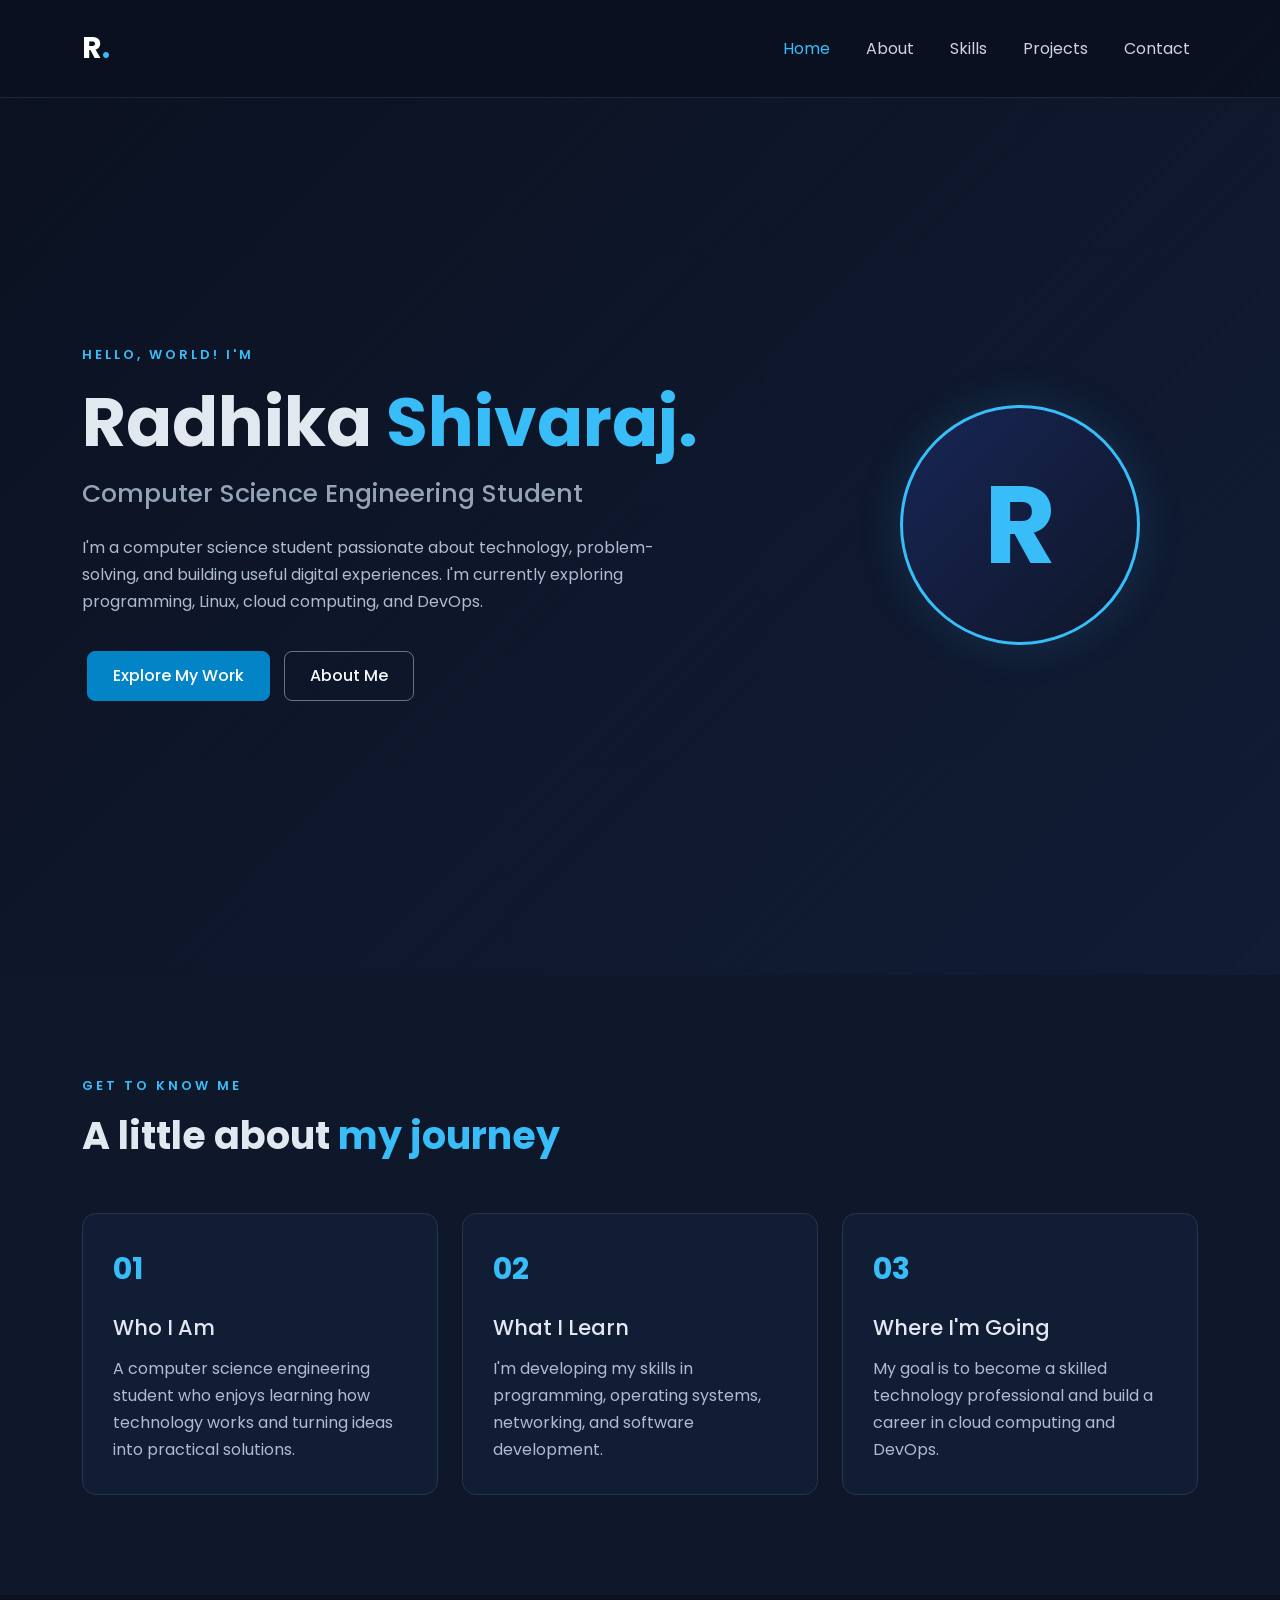
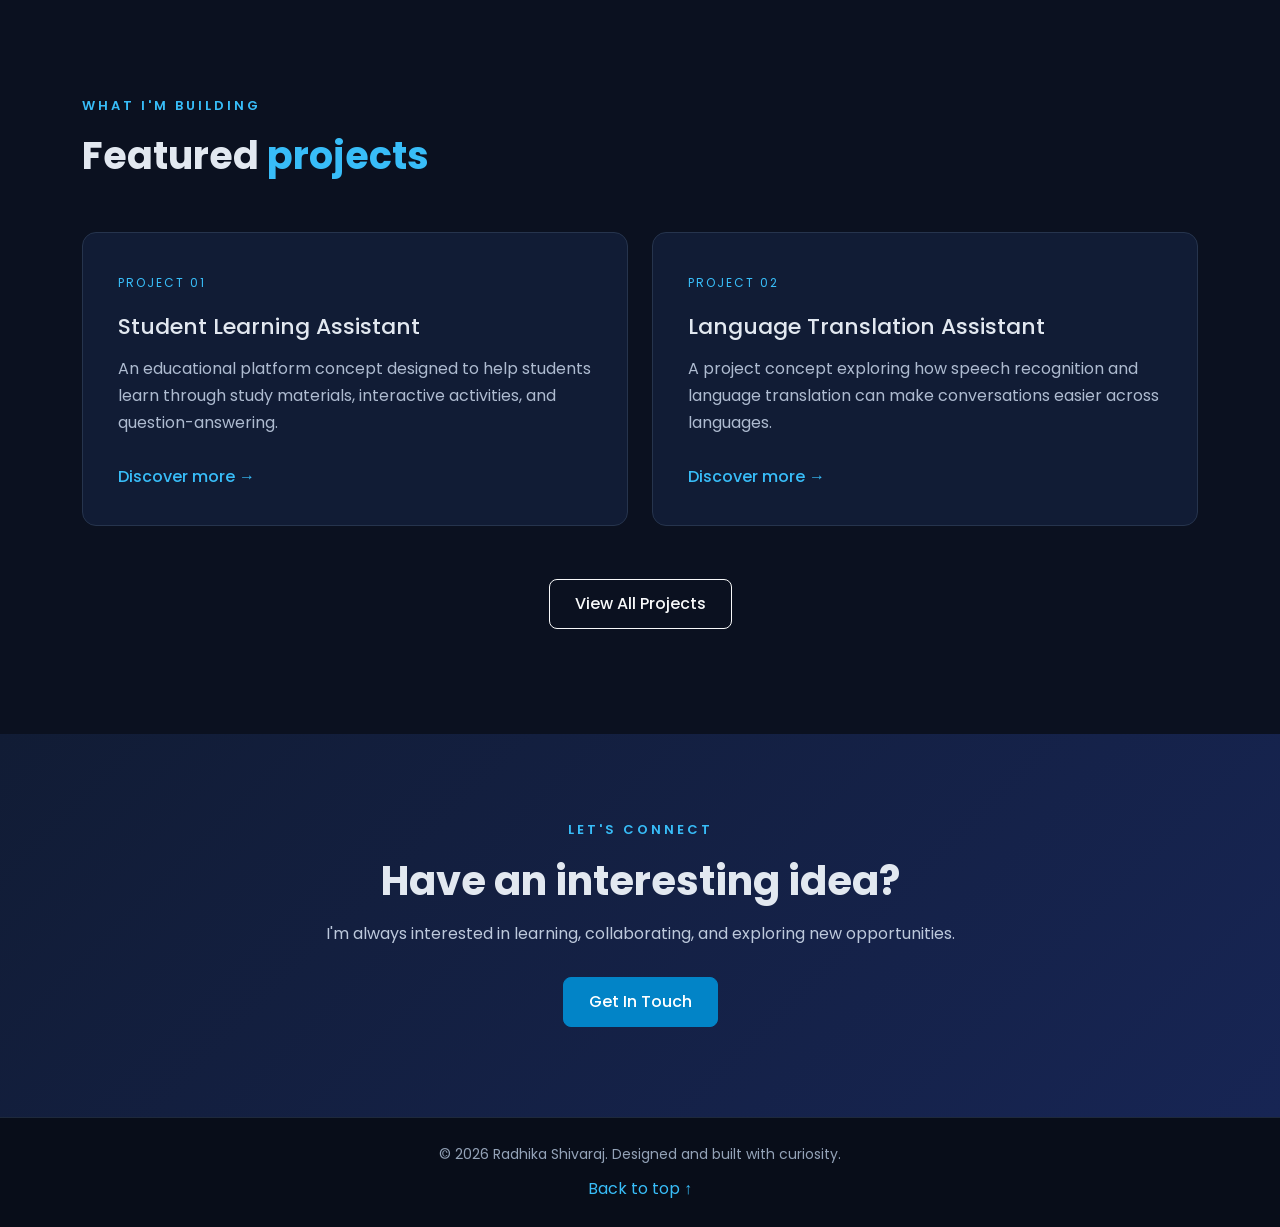
<file: index.html>
<!DOCTYPE html>
<html lang="en">

<head>
    <meta charset="UTF-8">
    <meta name="viewport" content="width=device-width, initial-scale=1">

    <title>Radhika | Portfolio</title>

    <!-- Bootstrap CSS -->
    <link
        href="https://cdn.jsdelivr.net/npm/bootstrap@5.3.3/dist/css/bootstrap.min.css"
        rel="stylesheet">

    <!-- Custom CSS -->
    <link href="styles.css" rel="stylesheet">

    <!-- Google Fonts -->
    <link href="https://fonts.googleapis.com/css2?family=Poppins:wght@300;400;500;600;700&display=swap"
        rel="stylesheet">
</head>

<body>

    <!-- Navigation Bar -->
    <nav class="navbar navbar-expand-lg navbar-dark fixed-top">
        <div class="container">

            <a class="navbar-brand" href="index.html">
                R<span>.</span>
            </a>

            <button class="navbar-toggler" type="button"
                data-bs-toggle="collapse"
                data-bs-target="#navbarNav"
                aria-controls="navbarNav"
                aria-expanded="false"
                aria-label="Toggle navigation">

                <span class="navbar-toggler-icon"></span>
            </button>

            <div class="collapse navbar-collapse" id="navbarNav">
                <ul class="navbar-nav ms-auto">

                    <li class="nav-item">
                        <a class="nav-link active" href="index.html">Home</a>
                    </li>

                    <li class="nav-item">
                        <a class="nav-link" href="about.html">About</a>
                    </li>

                    <li class="nav-item">
                        <a class="nav-link" href="skills.html">Skills</a>
                    </li>

                    <li class="nav-item">
                        <a class="nav-link" href="projects.html">Projects</a>
                    </li>

                    <li class="nav-item">
                        <a class="nav-link" href="contact.html">Contact</a>
                    </li>

                </ul>
            </div>
        </div>
    </nav>

    <!-- Hero Section -->
    <header class="hero">
        <div class="container">
            <div class="row align-items-center min-vh-100">

                <div class="col-lg-8">

                    <p class="hero-subtitle">
                        HELLO, WORLD! I'M
                    </p>

                    <h1>
                        Radhika <span>Shivaraj.</span>
                    </h1>

                    <h2>
                        Computer Science Engineering Student
                    </h2>

                    <p class="hero-description">
                        I'm a computer science student passionate about
                        technology, problem-solving, and building useful
                        digital experiences. I'm currently exploring
                        programming, Linux, cloud computing, and DevOps.
                    </p>

                    <a href="projects.html"
                        class="btn btn-primary custom-btn">
                        Explore My Work
                    </a>

                    <a href="about.html"
                        class="btn btn-outline-light custom-btn secondary-btn">
                        About Me
                    </a>

                </div>

                <div class="col-lg-4 text-center mt-5 mt-lg-0">

                    <div class="profile-circle">
                        <span>R</span>
                    </div>

                </div>

            </div>
        </div>
    </header>

    <!-- Introduction Section -->
    <section class="intro-section">
        <div class="container">

            <div class="section-heading">
                <p class="section-label">GET TO KNOW ME</p>
                <h2>A little about <span>my journey</span></h2>
            </div>

            <div class="row g-4 mt-3">

                <div class="col-md-4">
                    <div class="info-card">
                        <div class="card-icon">01</div>
                        <h3>Who I Am</h3>
                        <p>
                            A computer science engineering student who
                            enjoys learning how technology works and
                            turning ideas into practical solutions.
                        </p>
                    </div>
                </div>

                <div class="col-md-4">
                    <div class="info-card">
                        <div class="card-icon">02</div>
                        <h3>What I Learn</h3>
                        <p>
                            I'm developing my skills in programming,
                            operating systems, networking, and software
                            development.
                        </p>
                    </div>
                </div>

                <div class="col-md-4">
                    <div class="info-card">
                        <div class="card-icon">03</div>
                        <h3>Where I'm Going</h3>
                        <p>
                            My goal is to become a skilled technology
                            professional and build a career in cloud
                            computing and DevOps.
                        </p>
                    </div>
                </div>

            </div>

        </div>
    </section>

    <!-- Featured Projects -->
    <section class="featured-section">
        <div class="container">

            <div class="section-heading">
                <p class="section-label">WHAT I'M BUILDING</p>
                <h2>Featured <span>projects</span></h2>
            </div>

            <div class="row g-4 mt-3">

                <div class="col-md-6">
                    <div class="project-card">
                        <span class="project-number">PROJECT 01</span>

                        <h3>Student Learning Assistant</h3>

                        <p>
                            An educational platform concept designed
                            to help students learn through study
                            materials, interactive activities, and
                            question-answering.
                        </p>

                        <a href="projects.html" class="project-link">
                            Discover more →
                        </a>
                    </div>
                </div>

                <div class="col-md-6">
                    <div class="project-card">
                        <span class="project-number">PROJECT 02</span>

                        <h3>Language Translation Assistant</h3>

                        <p>
                            A project concept exploring how speech
                            recognition and language translation can
                            make conversations easier across languages.
                        </p>

                        <a href="projects.html" class="project-link">
                            Discover more →
                        </a>
                    </div>
                </div>

            </div>

            <div class="text-center mt-5">
                <a href="projects.html"
                    class="btn btn-outline-light custom-btn">
                    View All Projects
                </a>
            </div>

        </div>
    </section>

    <!-- Contact Banner -->
    <section class="contact-banner">
        <div class="container text-center">

            <p class="section-label">LET'S CONNECT</p>

            <h2>
                Have an interesting idea?
            </h2>

            <p>
                I'm always interested in learning, collaborating,
                and exploring new opportunities.
            </p>

            <a href="contact.html"
                class="btn btn-primary custom-btn">
                Get In Touch
            </a>

        </div>
    </section>

    <!-- Footer -->
    <footer class="footer">
        <div class="container text-center">

            <p>
                © 2026 Radhika Shivaraj.
                Designed and built with curiosity.
            </p>

            <a href="index.html">Back to top ↑</a>

        </div>
    </footer>

    <!-- Bootstrap JavaScript -->
    <script
        src="https://cdn.jsdelivr.net/npm/bootstrap@5.3.3/dist/js/bootstrap.bundle.min.js">
    </script>

    <!-- Custom JavaScript -->
    <script src="script.js"></script>

</body>
</html>
</file>
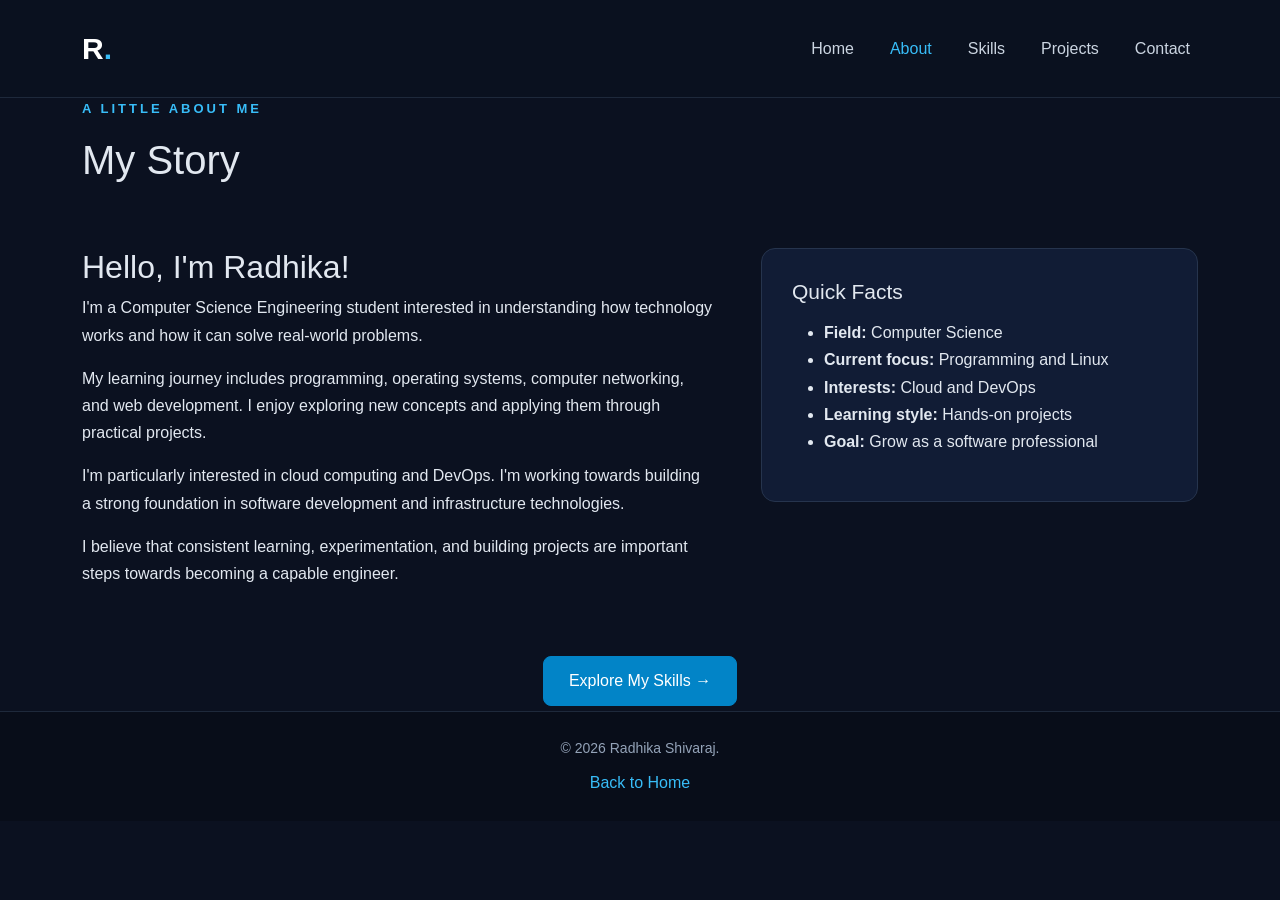
<file: about.html>
<!DOCTYPE html>
<html lang="en">

<head>
    <meta charset="UTF-8">
    <meta name="viewport" content="width=device-width, initial-scale=1">

    <title>About Me | Radhika</title>

    <link href="https://cdn.jsdelivr.net/npm/bootstrap@5.3.3/dist/css/bootstrap.min.css"
        rel="stylesheet">

    <link href="styles.css" rel="stylesheet">
</head>

<body>

    <nav class="navbar navbar-expand-lg navbar-dark">
        <div class="container">

            <a class="navbar-brand" href="index.html">R<span>.</span></a>

            <button class="navbar-toggler" type="button"
                data-bs-toggle="collapse" data-bs-target="#navbarNav"
                aria-controls="navbarNav" aria-expanded="false"
                aria-label="Toggle navigation">

                <span class="navbar-toggler-icon"></span>
            </button>

            <div class="collapse navbar-collapse" id="navbarNav">
                <ul class="navbar-nav ms-auto">
                    <li class="nav-item"><a class="nav-link" href="index.html">Home</a></li>
                    <li class="nav-item"><a class="nav-link active" href="about.html">About</a></li>
                    <li class="nav-item"><a class="nav-link" href="skills.html">Skills</a></li>
                    <li class="nav-item"><a class="nav-link" href="projects.html">Projects</a></li>
                    <li class="nav-item"><a class="nav-link" href="contact.html">Contact</a></li>
                </ul>
            </div>

        </div>
    </nav>

    <main class="page-content">
        <div class="container">

            <p class="section-label">A LITTLE ABOUT ME</p>

            <h1 class="page-title">My <span>Story</span></h1>

            <div class="row g-5 align-items-start mt-3">

                <div class="col-lg-7">

                    <h2>Hello, I'm Radhika!</h2>

                    <p>
                        I'm a Computer Science Engineering student interested
                        in understanding how technology works and how it can
                        solve real-world problems.
                    </p>

                    <p>
                        My learning journey includes programming, operating
                        systems, computer networking, and web development.
                        I enjoy exploring new concepts and applying them
                        through practical projects.
                    </p>

                    <p>
                        I'm particularly interested in cloud computing and
                        DevOps. I'm working towards building a strong
                        foundation in software development and infrastructure
                        technologies.
                    </p>

                    <p>
                        I believe that consistent learning, experimentation,
                        and building projects are important steps towards
                        becoming a capable engineer.
                    </p>

                </div>

                <div class="col-lg-5">

                    <div class="info-card">

                        <h3>Quick Facts</h3>

                        <ul class="about-list">
                            <li><strong>Field:</strong> Computer Science</li>
                            <li><strong>Current focus:</strong> Programming and Linux</li>
                            <li><strong>Interests:</strong> Cloud and DevOps</li>
                            <li><strong>Learning style:</strong> Hands-on projects</li>
                            <li><strong>Goal:</strong> Grow as a software professional</li>
                        </ul>

                    </div>

                </div>

            </div>

            <div class="text-center mt-5">
                <a href="skills.html" class="btn btn-primary custom-btn">
                    Explore My Skills →
                </a>
            </div>

        </div>
    </main>

    <footer class="footer text-center">
        <div class="container">
            <p>© 2026 Radhika Shivaraj.</p>
            <a href="index.html">Back to Home</a>
        </div>
    </footer>

    <script src="https://cdn.jsdelivr.net/npm/bootstrap@5.3.3/dist/js/bootstrap.bundle.min.js"></script>

</body>
</html>
</file>
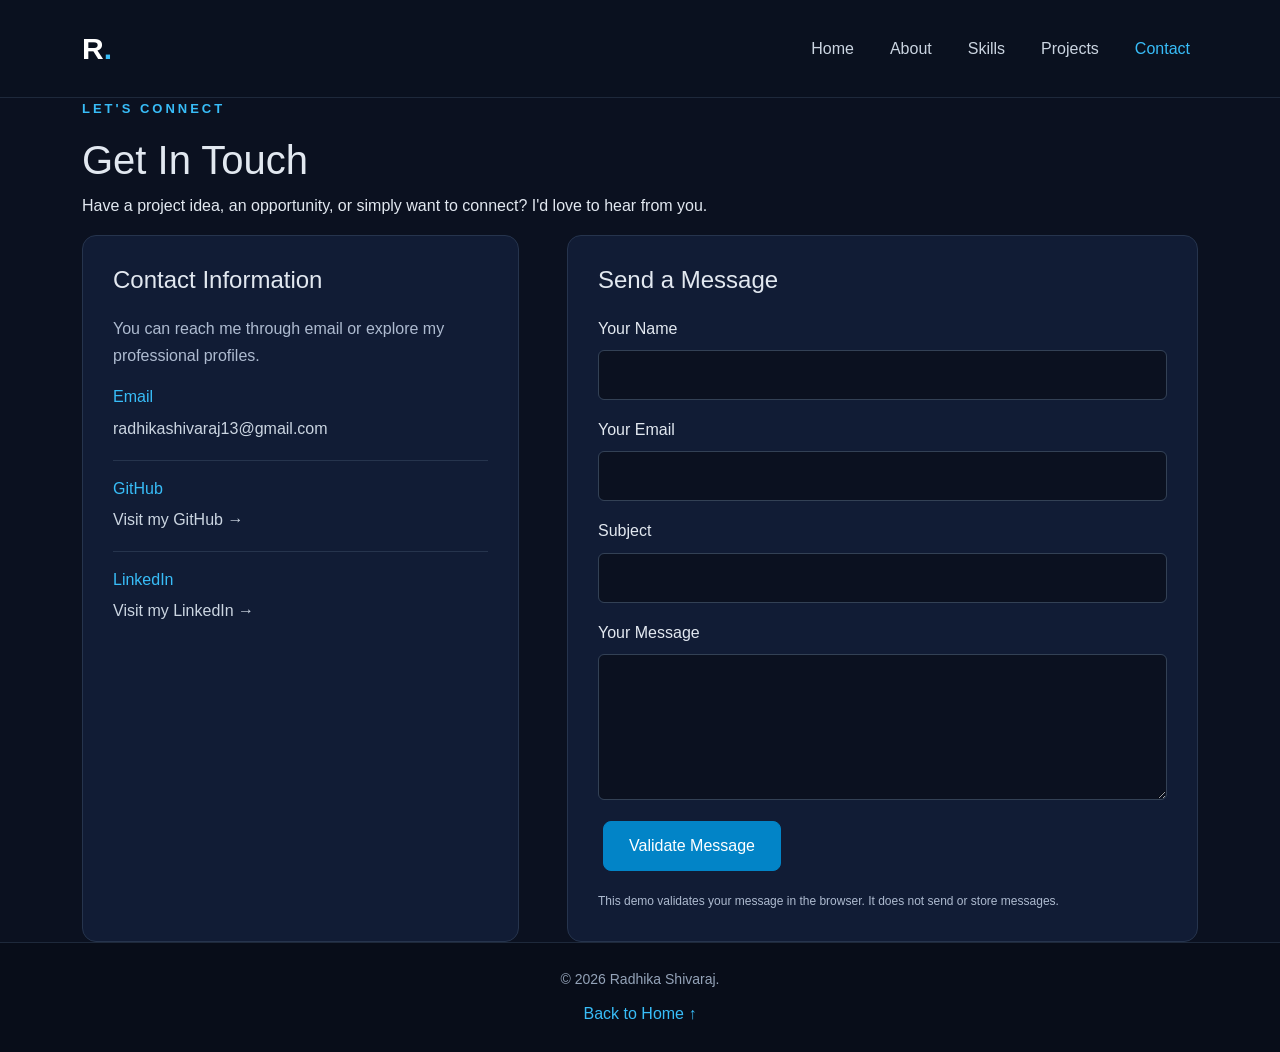
<file: contact.html>
<!DOCTYPE html>
<html lang="en">

<head>
    <meta charset="UTF-8">
    <meta name="viewport" content="width=device-width, initial-scale=1">

    <title>Contact | Radhika</title>

    <link href="https://cdn.jsdelivr.net/npm/bootstrap@5.3.3/dist/css/bootstrap.min.css"
        rel="stylesheet">

    <link href="styles.css" rel="stylesheet">
</head>

<body>

    <!-- Navigation -->
    <nav class="navbar navbar-expand-lg navbar-dark">
        <div class="container">

            <a class="navbar-brand" href="index.html">R<span>.</span></a>

            <button class="navbar-toggler" type="button"
                data-bs-toggle="collapse" data-bs-target="#navbarNav"
                aria-controls="navbarNav" aria-expanded="false"
                aria-label="Toggle navigation">

                <span class="navbar-toggler-icon"></span>
            </button>

            <div class="collapse navbar-collapse" id="navbarNav">
                <ul class="navbar-nav ms-auto">
                    <li class="nav-item"><a class="nav-link" href="index.html">Home</a></li>
                    <li class="nav-item"><a class="nav-link" href="about.html">About</a></li>
                    <li class="nav-item"><a class="nav-link" href="skills.html">Skills</a></li>
                    <li class="nav-item"><a class="nav-link" href="projects.html">Projects</a></li>
                    <li class="nav-item"><a class="nav-link active" href="contact.html">Contact</a></li>
                </ul>
            </div>

        </div>
    </nav>

    <!-- Contact Section -->
    <main class="page-content">

        <div class="container">

            <p class="section-label">LET'S CONNECT</p>

            <h1 class="page-title">Get In <span>Touch</span></h1>

            <p class="skills-intro">
                Have a project idea, an opportunity, or simply want to
                connect? I'd love to hear from you.
            </p>

            <div class="row g-5">

                <!-- Contact Information -->
                <div class="col-lg-5">

                    <div class="info-card contact-info">

                        <h2>Contact Information</h2>

                        <p>
                            You can reach me through email or explore my
                            professional profiles.
                        </p>

                        <div class="contact-item">
                            <h3>Email</h3>
                            <a href="mailto:radhikashivaraj13@gmail.com">
                                radhikashivaraj13@gmail.com
                            </a>
                        </div>

                        <div class="contact-item">
                            <h3>GitHub</h3>
                            <a href="https://github.com/radhikashivaraj13-web"
                                target="_blank" rel="noopener noreferrer">
                                Visit my GitHub →
                            </a>
                        </div>

                        <div class="contact-item">
                            <h3>LinkedIn</h3>
                            <a href="https://www.linkedin.com/in/radhika-shivaraj-548918376/"
                                target="_blank" rel="noopener noreferrer">
                                Visit my LinkedIn →
                            </a>
                        </div>

                    </div>

                </div>

                <!-- Contact Form -->
                <div class="col-lg-7">

                    <form class="info-card contact-form" id="contact-form">

                        <h2>Send a Message</h2>

                        <div class="mb-3">
                            <label for="name" class="form-label">
                                Your Name
                            </label>

                            <input type="text" class="form-control"
                                id="name" name="name" required>
                        </div>

                        <div class="mb-3">
                            <label for="email" class="form-label">
                                Your Email
                            </label>

                            <input type="email" class="form-control"
                                id="email" name="email" required>
                        </div>

                        <div class="mb-3">
                            <label for="subject" class="form-label">
                                Subject
                            </label>

                            <input type="text" class="form-control"
                                id="subject" name="subject" required>
                        </div>

                        <div class="mb-3">
                            <label for="message" class="form-label">
                                Your Message
                            </label>

                            <textarea class="form-control"
                                id="message" name="message"
                                rows="5" required></textarea>
                        </div>

                        <button type="submit"
                            class="btn btn-primary custom-btn">
                            Validate Message
                        </button>

                        <p id="form-result" role="status"
                            aria-live="polite"></p>

                        <p class="form-note">
                            This demo validates your message in the browser.
                            It does not send or store messages.
                        </p>

                    </form>

                </div>

            </div>

        </div>

    </main>

    <!-- Footer -->
    <footer class="footer text-center">
        <div class="container">
            <p>© 2026 Radhika Shivaraj.</p>
            <a href="index.html">Back to Home ↑</a>
        </div>
    </footer>

    <script src="https://cdn.jsdelivr.net/npm/bootstrap@5.3.3/dist/js/bootstrap.bundle.min.js"></script>
    <script src="script.js"></script>

</body>
</html>
</file>
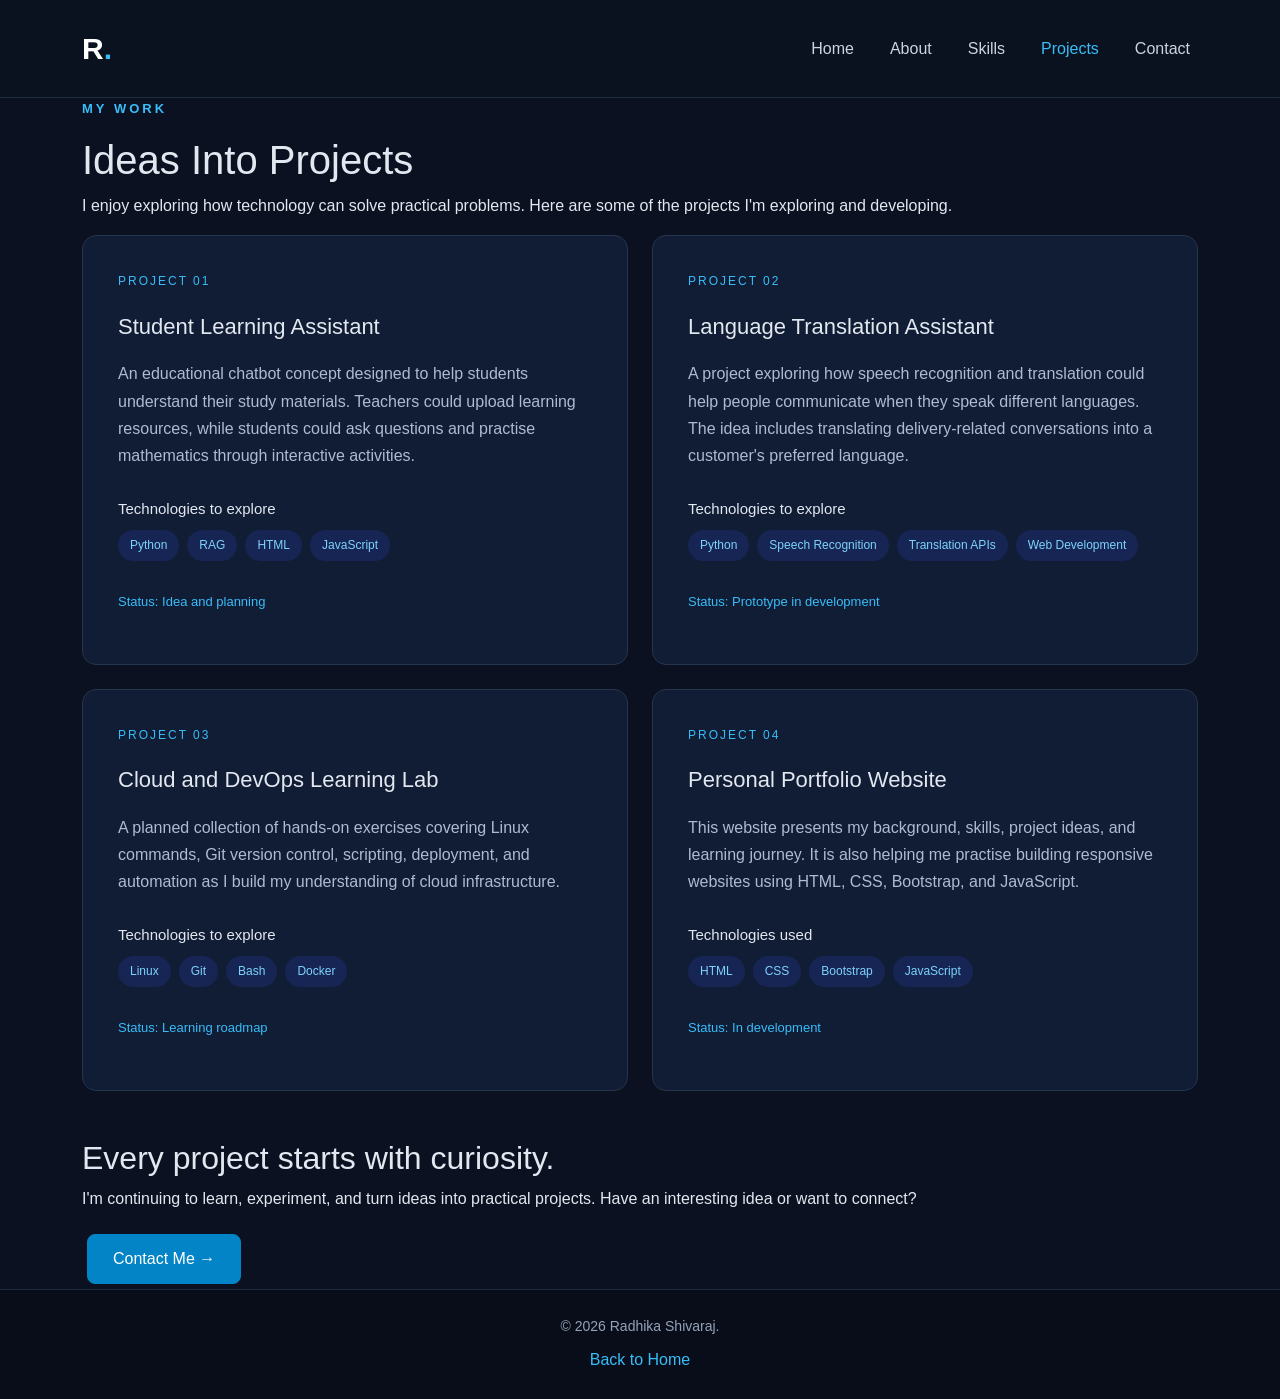
<file: projects.html>
<!DOCTYPE html>
<html lang="en">

<head>
    <meta charset="UTF-8">
    <meta name="viewport" content="width=device-width, initial-scale=1">

    <title>Projects | Radhika</title>

    <link href="https://cdn.jsdelivr.net/npm/bootstrap@5.3.3/dist/css/bootstrap.min.css"
        rel="stylesheet">

    <link href="styles.css" rel="stylesheet">
</head>

<body>

    <!-- Navigation -->
    <nav class="navbar navbar-expand-lg navbar-dark">
        <div class="container">

            <a class="navbar-brand" href="index.html">R<span>.</span></a>

            <button class="navbar-toggler" type="button"
                data-bs-toggle="collapse" data-bs-target="#navbarNav"
                aria-controls="navbarNav" aria-expanded="false"
                aria-label="Toggle navigation">

                <span class="navbar-toggler-icon"></span>
            </button>

            <div class="collapse navbar-collapse" id="navbarNav">
                <ul class="navbar-nav ms-auto">
                    <li class="nav-item"><a class="nav-link" href="index.html">Home</a></li>
                    <li class="nav-item"><a class="nav-link" href="about.html">About</a></li>
                    <li class="nav-item"><a class="nav-link" href="skills.html">Skills</a></li>
                    <li class="nav-item"><a class="nav-link active" href="projects.html">Projects</a></li>
                    <li class="nav-item"><a class="nav-link" href="contact.html">Contact</a></li>
                </ul>
            </div>

        </div>
    </nav>

    <!-- Projects -->
    <main class="page-content">

        <div class="container">

            <p class="section-label">MY WORK</p>

            <h1 class="page-title">Ideas Into <span>Projects</span></h1>

            <p class="skills-intro">
                I enjoy exploring how technology can solve practical
                problems. Here are some of the projects I'm exploring
                and developing.
            </p>

            <div class="row g-4">

                <!-- Project 1 -->
                <div class="col-lg-6">

                    <article class="project-card project-page-card">

                        <span class="project-number">PROJECT 01</span>

                        <h3>Student Learning Assistant</h3>

                        <p>
                            An educational chatbot concept designed to help
                            students understand their study materials.
                            Teachers could upload learning resources, while
                            students could ask questions and practise
                            mathematics through interactive activities.
                        </p>

                        <h4>Technologies to explore</h4>

                        <div class="tech-tags">
                            <span>Python</span>
                            <span>RAG</span>
                            <span>HTML</span>
                            <span>JavaScript</span>
                        </div>

                        <p class="project-status">
                            Status: Idea and planning
                        </p>

                    </article>

                </div>

                <!-- Project 2 -->
                <div class="col-lg-6">

                    <article class="project-card project-page-card">

                        <span class="project-number">PROJECT 02</span>

                        <h3>Language Translation Assistant</h3>

                        <p>
                            A project exploring how speech recognition and
                            translation could help people communicate when
                            they speak different languages. The idea
                            includes translating delivery-related
                            conversations into a customer's preferred
                            language.
                        </p>

                        <h4>Technologies to explore</h4>

                        <div class="tech-tags">
                            <span>Python</span>
                            <span>Speech Recognition</span>
                            <span>Translation APIs</span>
                            <span>Web Development</span>
                        </div>

                        <p class="project-status">
                            Status: Prototype in development
                        </p>

                    </article>

                </div>

                <!-- Project 3 -->
                <div class="col-lg-6">

                    <article class="project-card project-page-card">

                        <span class="project-number">PROJECT 03</span>

                        <h3>Cloud and DevOps Learning Lab</h3>

                        <p>
                            A planned collection of hands-on exercises
                            covering Linux commands, Git version control,
                            scripting, deployment, and automation as I
                            build my understanding of cloud infrastructure.
                        </p>

                        <h4>Technologies to explore</h4>

                        <div class="tech-tags">
                            <span>Linux</span>
                            <span>Git</span>
                            <span>Bash</span>
                            <span>Docker</span>
                        </div>

                        <p class="project-status">
                            Status: Learning roadmap
                        </p>

                    </article>

                </div>

                <!-- Project 4 -->
                <div class="col-lg-6">

                    <article class="project-card project-page-card">

                        <span class="project-number">PROJECT 04</span>

                        <h3>Personal Portfolio Website</h3>

                        <p>
                            This website presents my background, skills,
                            project ideas, and learning journey. It is
                            also helping me practise building responsive
                            websites using HTML, CSS, Bootstrap, and
                            JavaScript.
                        </p>

                        <h4>Technologies used</h4>

                        <div class="tech-tags">
                            <span>HTML</span>
                            <span>CSS</span>
                            <span>Bootstrap</span>
                            <span>JavaScript</span>
                        </div>

                        <p class="project-status">
                            Status: In development
                        </p>

                    </article>

                </div>

            </div>

            <!-- Call to Action -->
            <section class="learning-box mt-5">

                <h2>Every project starts with curiosity.</h2>

                <p>
                    I'm continuing to learn, experiment, and turn ideas
                    into practical projects. Have an interesting idea
                    or want to connect?
                </p>

                <a href="contact.html" class="btn btn-primary custom-btn">
                    Contact Me →
                </a>

            </section>

        </div>

    </main>

    <!-- Footer -->
    <footer class="footer text-center">
        <div class="container">
            <p>© 2026 Radhika Shivaraj.</p>
            <a href="index.html">Back to Home</a>
        </div>
    </footer>

    <script src="https://cdn.jsdelivr.net/npm/bootstrap@5.3.3/dist/js/bootstrap.bundle.min.js"></script>

</body>
</html>
</file>
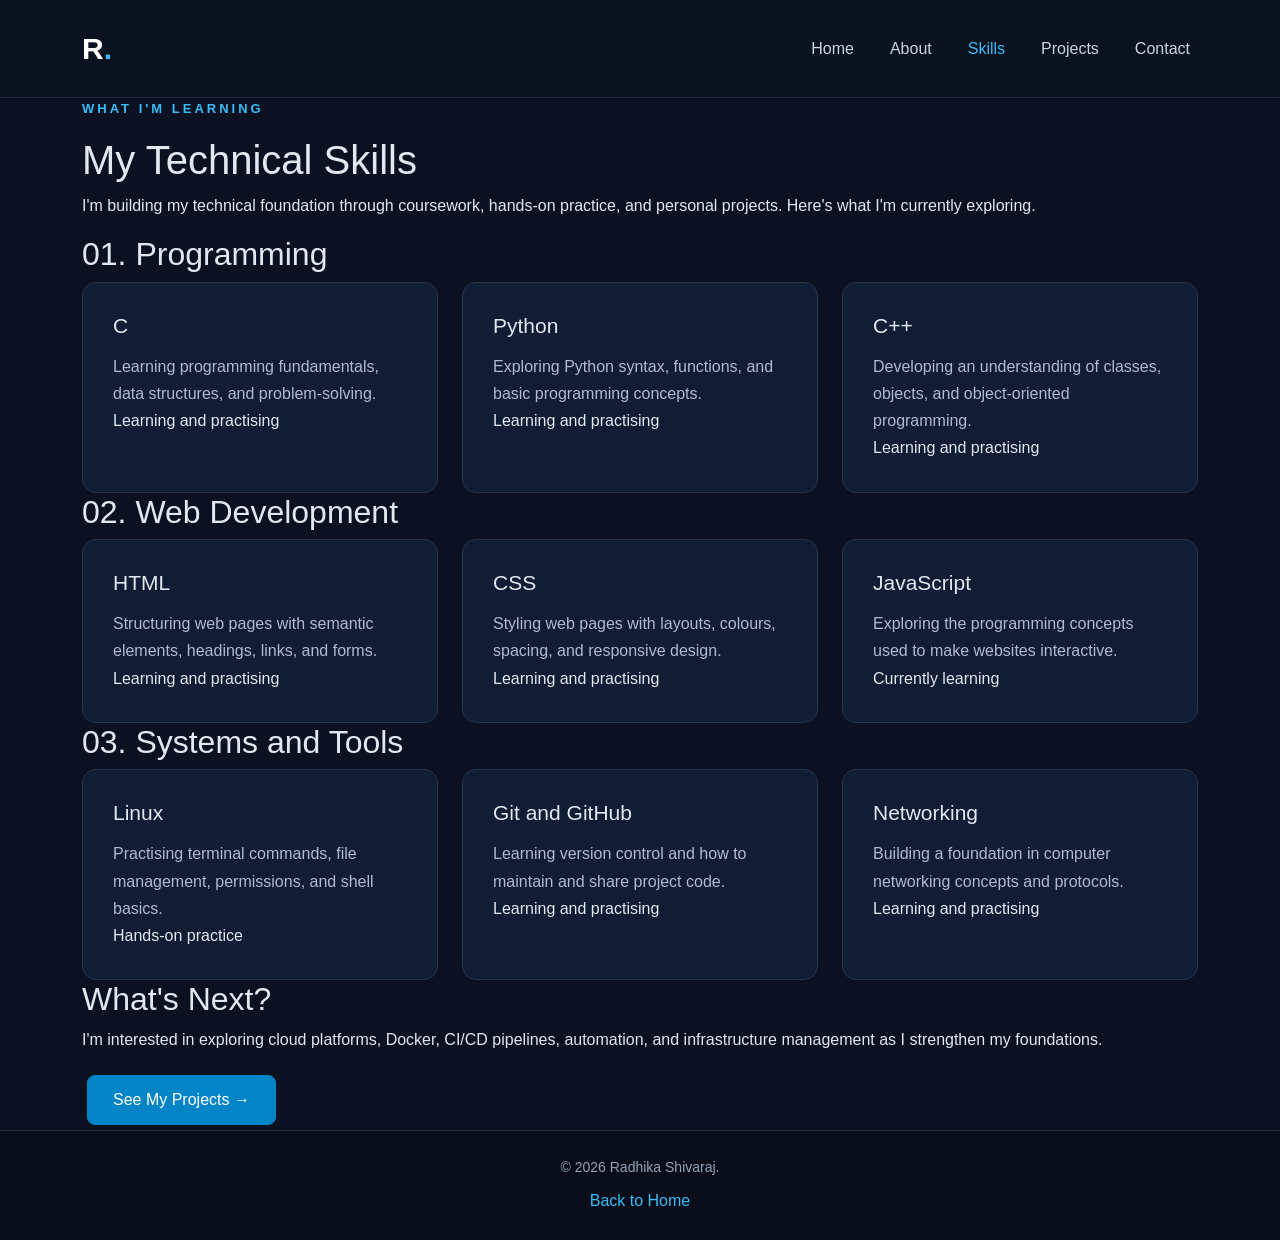
<file: skills.html>
<!DOCTYPE html>
<html lang="en">

<head>
    <meta charset="UTF-8">
    <meta name="viewport" content="width=device-width, initial-scale=1">

    <title>Skills | Radhika</title>

    <link href="https://cdn.jsdelivr.net/npm/bootstrap@5.3.3/dist/css/bootstrap.min.css"
        rel="stylesheet">

    <link href="styles.css" rel="stylesheet">
</head>

<body>

    <!-- Navigation -->
    <nav class="navbar navbar-expand-lg navbar-dark">
        <div class="container">

            <a class="navbar-brand" href="index.html">R<span>.</span></a>

            <button class="navbar-toggler" type="button"
                data-bs-toggle="collapse" data-bs-target="#navbarNav"
                aria-controls="navbarNav" aria-expanded="false"
                aria-label="Toggle navigation">

                <span class="navbar-toggler-icon"></span>
            </button>

            <div class="collapse navbar-collapse" id="navbarNav">
                <ul class="navbar-nav ms-auto">
                    <li class="nav-item"><a class="nav-link" href="index.html">Home</a></li>
                    <li class="nav-item"><a class="nav-link" href="about.html">About</a></li>
                    <li class="nav-item"><a class="nav-link active" href="skills.html">Skills</a></li>
                    <li class="nav-item"><a class="nav-link" href="projects.html">Projects</a></li>
                    <li class="nav-item"><a class="nav-link" href="contact.html">Contact</a></li>
                </ul>
            </div>

        </div>
    </nav>

    <!-- Main Content -->
    <main class="page-content">

        <div class="container">

            <p class="section-label">WHAT I'M LEARNING</p>

            <h1 class="page-title">My Technical <span>Skills</span></h1>

            <p class="skills-intro">
                I'm building my technical foundation through coursework,
                hands-on practice, and personal projects. Here's what I'm
                currently exploring.
            </p>

            <!-- Programming -->
            <section class="skill-category">

                <h2>01. Programming</h2>

                <div class="row g-4">

                    <div class="col-md-6 col-lg-4">
                        <div class="info-card skill-card">
                            <h3>C</h3>
                            <p>Learning programming fundamentals, data structures, and problem-solving.</p>
                            <span class="skill-tag">Learning and practising</span>
                        </div>
                    </div>

                    <div class="col-md-6 col-lg-4">
                        <div class="info-card skill-card">
                            <h3>Python</h3>
                            <p>Exploring Python syntax, functions, and basic programming concepts.</p>
                            <span class="skill-tag">Learning and practising</span>
                        </div>
                    </div>

                    <div class="col-md-6 col-lg-4">
                        <div class="info-card skill-card">
                            <h3>C++</h3>
                            <p>Developing an understanding of classes, objects, and object-oriented programming.</p>
                            <span class="skill-tag">Learning and practising</span>
                        </div>
                    </div>

                </div>

            </section>

            <!-- Web Development -->
            <section class="skill-category">

                <h2>02. Web Development</h2>

                <div class="row g-4">

                    <div class="col-md-6 col-lg-4">
                        <div class="info-card skill-card">
                            <h3>HTML</h3>
                            <p>Structuring web pages with semantic elements, headings, links, and forms.</p>
                            <span class="skill-tag">Learning and practising</span>
                        </div>
                    </div>

                    <div class="col-md-6 col-lg-4">
                        <div class="info-card skill-card">
                            <h3>CSS</h3>
                            <p>Styling web pages with layouts, colours, spacing, and responsive design.</p>
                            <span class="skill-tag">Learning and practising</span>
                        </div>
                    </div>

                    <div class="col-md-6 col-lg-4">
                        <div class="info-card skill-card">
                            <h3>JavaScript</h3>
                            <p>Exploring the programming concepts used to make websites interactive.</p>
                            <span class="skill-tag">Currently learning</span>
                        </div>
                    </div>

                </div>

            </section>

            <!-- Systems and Tools -->
            <section class="skill-category">

                <h2>03. Systems and Tools</h2>

                <div class="row g-4">

                    <div class="col-md-6 col-lg-4">
                        <div class="info-card skill-card">
                            <h3>Linux</h3>
                            <p>Practising terminal commands, file management, permissions, and shell basics.</p>
                            <span class="skill-tag">Hands-on practice</span>
                        </div>
                    </div>

                    <div class="col-md-6 col-lg-4">
                        <div class="info-card skill-card">
                            <h3>Git and GitHub</h3>
                            <p>Learning version control and how to maintain and share project code.</p>
                            <span class="skill-tag">Learning and practising</span>
                        </div>
                    </div>

                    <div class="col-md-6 col-lg-4">
                        <div class="info-card skill-card">
                            <h3>Networking</h3>
                            <p>Building a foundation in computer networking concepts and protocols.</p>
                            <span class="skill-tag">Learning and practising</span>
                        </div>
                    </div>

                </div>

            </section>

            <!-- Future Learning -->
            <section class="learning-box">

                <h2>What's Next?</h2>

                <p>
                    I'm interested in exploring cloud platforms, Docker,
                    CI/CD pipelines, automation, and infrastructure
                    management as I strengthen my foundations.
                </p>

                <a href="projects.html" class="btn btn-primary custom-btn">
                    See My Projects →
                </a>

            </section>

        </div>

    </main>

    <!-- Footer -->
    <footer class="footer text-center">
        <div class="container">
            <p>© 2026 Radhika Shivaraj.</p>
            <a href="index.html">Back to Home</a>
        </div>
    </footer>

    <script src="https://cdn.jsdelivr.net/npm/bootstrap@5.3.3/dist/js/bootstrap.bundle.min.js"></script>

</body>
</html>
</file>
<file: styles.css>
/* GENERAL STYLING */
* {
    margin: 0;
    padding: 0;
    box-sizing: border-box;
}

html {
    scroll-behavior: smooth;
}

body {
    font-family: 'Poppins', sans-serif;
    background-color: #0b1120;
    color: #e2e8f0;
    line-height: 1.7;
}

/* NAVIGATION BAR */
.navbar {
    background-color: rgba(11, 17, 32, 0.96);
    padding: 18px 0;
    border-bottom: 1px solid #1e293b;
}

.navbar-brand {
    font-size: 30px;
    font-weight: 700;
    color: #ffffff;
}

.navbar-brand span {
    color: #38bdf8;
}

.nav-link {
    color: #cbd5e1 !important;
    margin-left: 20px;
    transition: color 0.3s;
}

.nav-link:hover,
.nav-link.active {
    color: #38bdf8 !important;
}

/* HOME HERO SECTION */
.hero {
    background: linear-gradient(135deg, #0b1120, #111c35);
    padding-top: 75px;
}

.hero-subtitle,
.section-label {
    color: #38bdf8;
    font-size: 13px;
    font-weight: 600;
    letter-spacing: 3px;
}

.hero h1 {
    font-size: clamp(40px, 6vw, 68px);
    font-weight: 700;
    margin: 15px 0;
    line-height: 1.2;
}

.hero h1 span,
.section-heading h2 span {
    color: #38bdf8;
}

.hero h2 {
    font-size: clamp(19px, 3vw, 25px);
    color: #94a3b8;
    margin-bottom: 25px;
}

.hero-description {
    color: #aebbd0;
    max-width: 620px;
    margin-bottom: 30px;
}

/* BUTTONS */
.custom-btn {
    padding: 12px 25px;
    border-radius: 8px;
    margin: 5px;
    font-weight: 500;
    transition: transform 0.3s, background-color 0.3s;
}

.custom-btn:hover {
    transform: translateY(-3px);
}

.btn-primary {
    background-color: #0284c7;
    border-color: #0284c7;
}

.btn-primary:hover {
    background-color: #0369a1;
    border-color: #0369a1;
}

.secondary-btn {
    border-color: #64748b;
}

/* PROFILE CIRCLE */
.profile-circle {
    width: 240px;
    height: 240px;
    margin: auto;
    border: 3px solid #38bdf8;
    border-radius: 50%;
    display: flex;
    align-items: center;
    justify-content: center;
    background: linear-gradient(135deg, #172554, #0f172a);
    box-shadow: 0 0 45px rgba(56, 189, 248, 0.15);
}

.profile-circle span {
    font-size: 110px;
    font-weight: 700;
    color: #38bdf8;
}

/* INTRODUCTION SECTION */
.intro-section {
    padding: 100px 0;
    background-color: #0f172a;
}

.section-heading {
    margin-bottom: 30px;
}

.section-heading h2 {
    font-size: clamp(28px, 4vw, 38px);
    font-weight: 700;
    margin-top: 10px;
}

.info-card {
    height: 100%;
    padding: 30px;
    border: 1px solid #26344d;
    border-radius: 14px;
    background-color: #111c35;
    transition: transform 0.3s, border-color 0.3s;
}

.info-card:hover {
    transform: translateY(-7px);
    border-color: #38bdf8;
}

.card-icon {
    font-size: 30px;
    font-weight: 700;
    color: #38bdf8;
    margin-bottom: 20px;
}

.info-card h3 {
    font-size: 21px;
    margin-bottom: 15px;
}

.info-card p {
    color: #aebbd0;
    margin-bottom: 0;
}

/* FEATURED PROJECTS */
.featured-section {
    padding: 100px 0;
    background-color: #0b1120;
}

.project-card {
    height: 100%;
    padding: 35px;
    background-color: #111c35;
    border: 1px solid #26344d;
    border-radius: 14px;
    transition: transform 0.3s, border-color 0.3s;
}

.project-card:hover {
    transform: translateY(-5px);
    border-color: #38bdf8;
}

.project-number {
    display: inline-block;
    color: #38bdf8;
    font-size: 12px;
    letter-spacing: 2px;
    margin-bottom: 20px;
}

.project-card h3 {
    font-size: 22px;
    margin-bottom: 15px;
}

.project-card p {
    color: #aebbd0;
}

.project-link {
    display: inline-block;
    margin-top: 10px;
    color: #38bdf8;
    text-decoration: none;
    font-weight: 500;
}

.project-link:hover {
    color: #7dd3fc;
}

/* CONTACT BANNER */
.contact-banner {
    padding: 85px 20px;
    background: linear-gradient(135deg, #111c35, #172554);
}

.contact-banner h2 {
    font-size: clamp(28px, 4vw, 40px);
    font-weight: 700;
    margin: 15px 0;
}

.contact-banner p:not(.section-label) {
    color: #bdc9dc;
    margin-bottom: 25px;
}

/* FOOTER */
.footer {
    padding: 25px 0;
    background-color: #080d19;
    border-top: 1px solid #1e293b;
}

.footer p {
    color: #94a3b8;
    margin-bottom: 8px;
    font-size: 14px;
}

.footer a {
    color: #38bdf8;
    text-decoration: none;
}

.footer a:hover {
    text-decoration: underline;
}

/* RESPONSIVE DESIGN */
@media (max-width: 991px) {
    .nav-link {
        margin-left: 0;
        padding: 10px 0;
    }

    .hero {
        text-align: center;
    }

    .hero-description {
        margin-left: auto;
        margin-right: auto;
    }

    .profile-circle {
        width: 190px;
        height: 190px;
    }

    .profile-circle span {
        font-size: 85px;
    }
}

@media (max-width: 576px) {
    .custom-btn {
        display: inline-block;
        margin: 7px 3px;
    }

    .intro-section,
    .featured-section {
        padding: 65px 0;
    }

    .info-card,
    .project-card {
        padding: 25px;
    }
}
/* PROJECTS PAGE */

.project-page-card {
    display: flex;
    flex-direction: column;
    height: 100%;
}

.project-page-card h3 {
    margin-bottom: 18px;
    line-height: 1.4;
}

.project-page-card h4 {
    font-size: 15px;
    margin-top: 15px;
    margin-bottom: 12px;
    color: #e2e8f0;
}

.tech-tags {
    display: flex;
    flex-wrap: wrap;
    gap: 8px;
    margin-bottom: 15px;
}

.tech-tags span {
    background-color: #172554;
    color: #7dd3fc;
    padding: 5px 12px;
    border-radius: 20px;
    font-size: 12px;
}

.project-status {
    margin-top: auto;
    padding-top: 15px;
    font-size: 13px;
    color: #38bdf8 !important;
}
/* CONTACT PAGE */

.contact-info h2,
.contact-form h2 {
    font-size: 24px;
    margin-bottom: 20px;
}

.contact-item {
    padding: 18px 0;
    border-bottom: 1px solid #26344d;
}

.contact-item:last-child {
    border-bottom: none;
}

.contact-item h3 {
    font-size: 16px;
    color: #38bdf8;
    margin-bottom: 8px;
}

.contact-item a {
    color: #cbd5e1;
    text-decoration: none;
    overflow-wrap: anywhere;
}

.contact-item a:hover {
    color: #38bdf8;
}

.contact-form .form-label {
    color: #e2e8f0;
}

.contact-form .form-control {
    background-color: #0b1120;
    border: 1px solid #334155;
    color: #ffffff;
    padding: 12px;
}

.contact-form .form-control:focus {
    background-color: #0b1120;
    border-color: #38bdf8;
    color: #ffffff;
    box-shadow: 0 0 0 0.2rem rgba(56, 189, 248, 0.15);
}

#form-result {
    margin-top: 15px;
    font-weight: 600;
}

.form-note {
    margin-top: 15px;
    color: #94a3b8;
    font-size: 12px;
}
</file>
